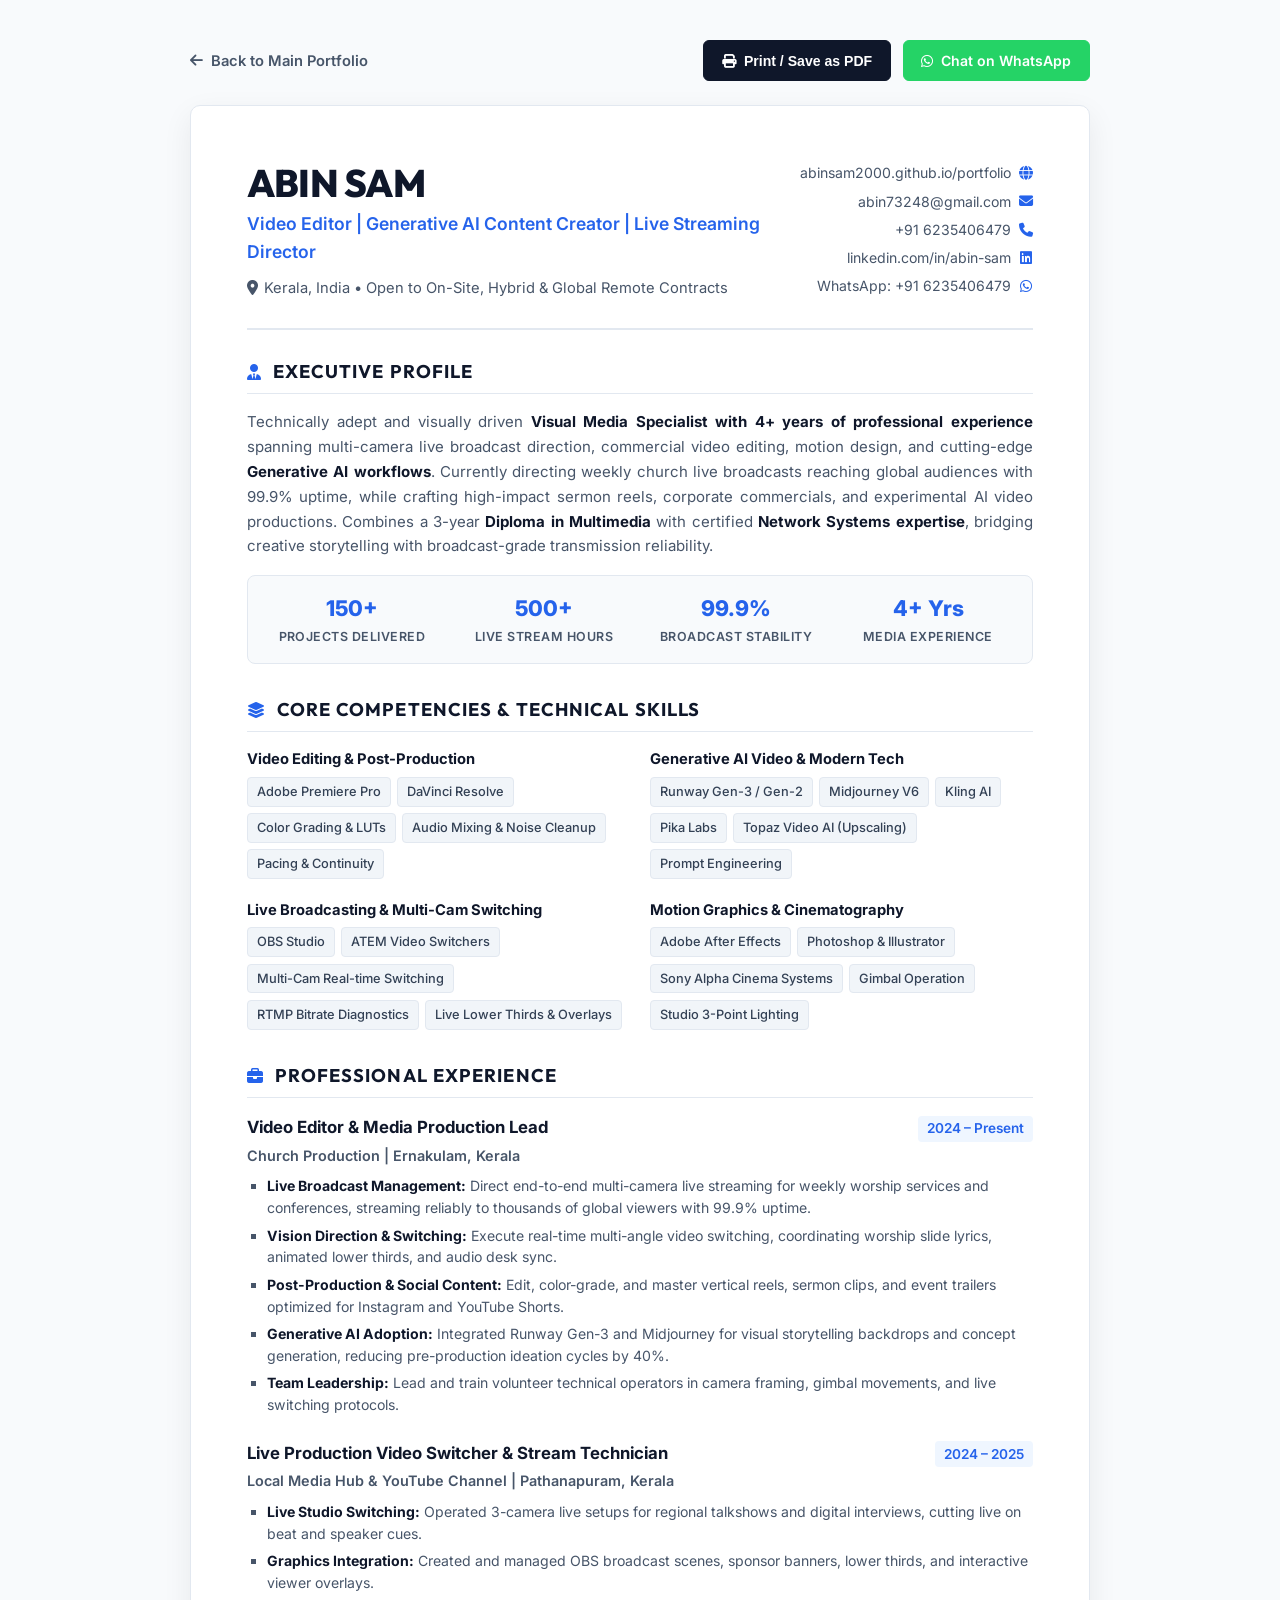
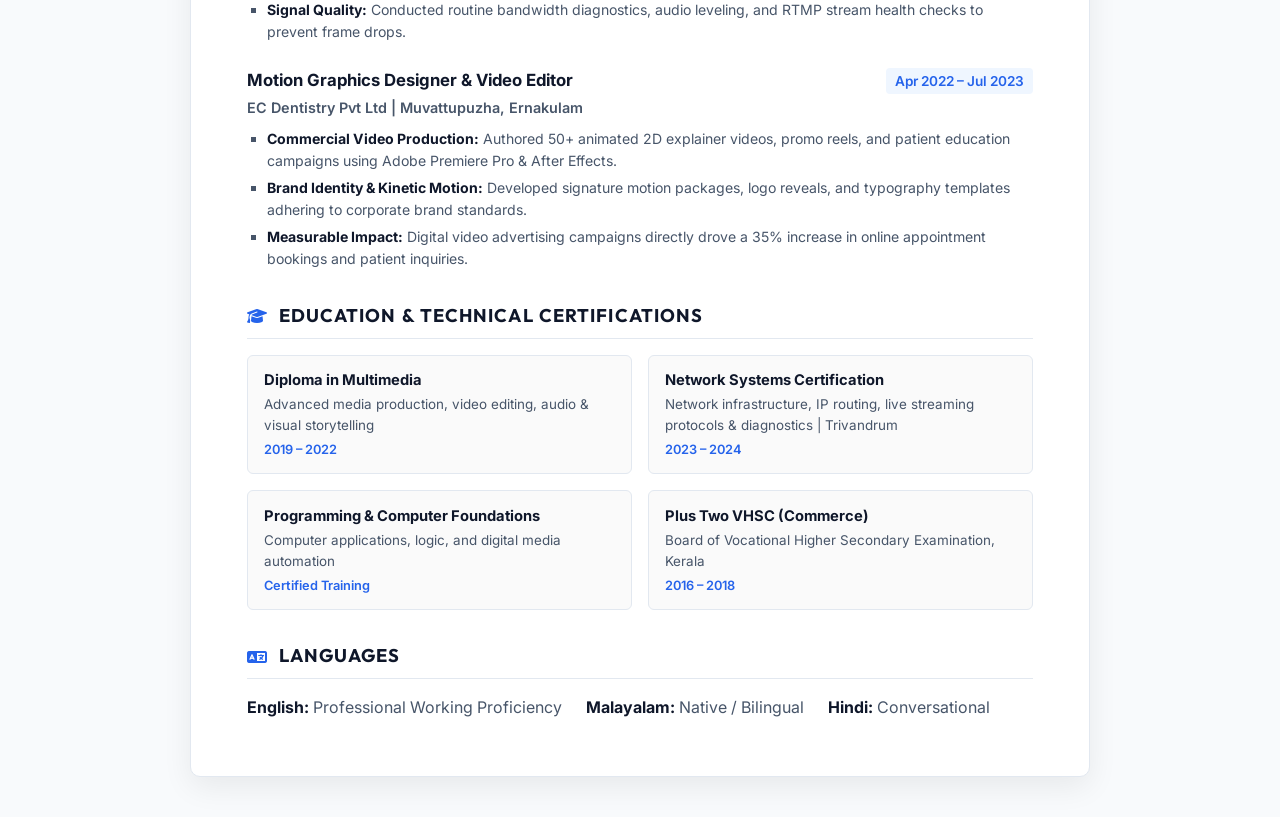
<file: cv.html>
<!DOCTYPE html>
<html lang="en">
<head>
  <meta charset="UTF-8">
  <meta name="viewport" content="width=device-width, initial-scale=1.0">
  <title>Abin Sam - Executive Curriculum Vitae | Video Editor & Live Stream Director</title>
  <meta name="description" content="Official Executive Resume / CV of Abin Sam - Video Editor, Generative AI Content Creator, and Live Streaming Director.">
  
  <!-- Favicon -->
  <link rel="icon" href="data:image/svg+xml,<svg xmlns=%22http://www.w3.org/2000/svg%22 viewBox=%220 0 100 100%22><text y=%22.9em%22 font-size=%2290%22>📄</text></svg>">

  <!-- Fonts & Icons -->
  <link rel="preconnect" href="https://fonts.googleapis.com">
  <link rel="preconnect" href="https://fonts.gstatic.com" crossorigin>
  <link href="https://fonts.googleapis.com/css2?family=Inter:wght@300;400;500;600;700;800&family=Outfit:wght@600;700;800&family=Space+Grotesk:wght@600;700&display=swap" rel="stylesheet">
  <link rel="stylesheet" href="https://cdnjs.cloudflare.com/ajax/libs/font-awesome/6.5.1/css/all.min.css">

  <style>
    :root {
      --primary: #0f172a;
      --primary-accent: #2563eb;
      --secondary: #475569;
      --text-dark: #0f172a;
      --text-muted: #64748b;
      --border-color: #e2e8f0;
      --bg-page: #f8fafc;
      --bg-paper: #ffffff;
      --tag-bg: #f1f5f9;
      --font-body: 'Inter', -apple-system, BlinkMacSystemFont, sans-serif;
      --font-head: 'Outfit', sans-serif;
    }

    * {
      box-sizing: border-box;
      margin: 0;
      padding: 0;
    }

    body {
      font-family: var(--font-body);
      background-color: var(--bg-page);
      color: var(--text-dark);
      line-height: 1.55;
      padding: 2.5rem 1rem;
      -webkit-font-smoothing: antialiased;
    }

    /* Top Toolbar (Hidden when printing) */
    .cv-top-bar {
      max-width: 900px;
      margin: 0 auto 1.5rem auto;
      display: flex;
      justify-content: space-between;
      align-items: center;
      flex-wrap: wrap;
      gap: 1rem;
    }

    .top-bar-left a {
      display: inline-flex;
      align-items: center;
      gap: 0.5rem;
      color: var(--secondary);
      text-decoration: none;
      font-size: 0.92rem;
      font-weight: 600;
      transition: color 0.2s ease;
    }

    .top-bar-left a:hover {
      color: var(--primary-accent);
    }

    .top-bar-actions {
      display: flex;
      gap: 0.75rem;
      flex-wrap: wrap;
    }

    .btn-action {
      display: inline-flex;
      align-items: center;
      gap: 0.5rem;
      padding: 0.55rem 1.1rem;
      border-radius: 6px;
      font-size: 0.88rem;
      font-weight: 600;
      text-decoration: none;
      cursor: pointer;
      border: 1px solid var(--border-color);
      transition: all 0.2s ease;
    }

    .btn-print {
      background: #0f172a;
      color: #fff;
      border-color: #0f172a;
    }

    .btn-print:hover {
      background: #1e293b;
    }

    .btn-contact {
      background: #25d366;
      color: #fff;
      border-color: #25d366;
    }

    .btn-contact:hover {
      background: #1ebd5b;
    }

    /* Main Resume Paper Container */
    .resume-container {
      max-width: 900px;
      margin: 0 auto;
      background: var(--bg-paper);
      padding: 3.5rem;
      border-radius: 10px;
      box-shadow: 0 10px 30px rgba(0, 0, 0, 0.07);
      border: 1px solid var(--border-color);
    }

    /* Header Section */
    .resume-header {
      border-bottom: 2px solid var(--border-color);
      padding-bottom: 1.75rem;
      margin-bottom: 1.75rem;
      display: flex;
      justify-content: space-between;
      align-items: flex-start;
      gap: 2rem;
    }

    .header-main h1 {
      font-family: var(--font-head);
      font-size: 2.4rem;
      font-weight: 800;
      color: var(--primary);
      letter-spacing: -0.02em;
      line-height: 1.1;
      margin-bottom: 0.35rem;
    }

    .header-title {
      font-size: 1.1rem;
      font-weight: 600;
      color: var(--primary-accent);
      margin-bottom: 0.75rem;
    }

    .header-location {
      font-size: 0.92rem;
      color: var(--secondary);
      display: flex;
      align-items: center;
      gap: 0.4rem;
    }

    .contact-details {
      display: flex;
      flex-direction: column;
      gap: 0.4rem;
      text-align: right;
      font-size: 0.88rem;
    }

    .contact-link {
      color: var(--secondary);
      text-decoration: none;
      display: inline-flex;
      align-items: center;
      justify-content: flex-end;
      gap: 0.5rem;
      transition: color 0.2s ease;
    }

    .contact-link:hover {
      color: var(--primary-accent);
    }

    .contact-link i {
      color: var(--primary-accent);
      width: 14px;
      text-align: center;
    }

    /* Section Headers */
    .resume-section {
      margin-bottom: 2rem;
    }

    .section-title {
      font-family: var(--font-head);
      font-size: 1.15rem;
      font-weight: 700;
      color: var(--primary);
      text-transform: uppercase;
      letter-spacing: 0.06em;
      display: flex;
      align-items: center;
      gap: 0.65rem;
      border-bottom: 1.5px solid var(--border-color);
      padding-bottom: 0.45rem;
      margin-bottom: 1rem;
    }

    .section-title i {
      color: var(--primary-accent);
      font-size: 1rem;
    }

    /* Summary */
    .summary-text {
      color: var(--secondary);
      font-size: 0.94rem;
      line-height: 1.65;
      text-align: justify;
    }

    .summary-text strong {
      color: var(--text-dark);
    }

    /* Skills Grid */
    .skills-grid {
      display: grid;
      grid-template-columns: repeat(2, 1fr);
      gap: 1.25rem;
    }

    .skill-block h4 {
      font-size: 0.92rem;
      font-weight: 700;
      color: var(--primary);
      margin-bottom: 0.35rem;
    }

    .skill-pills {
      display: flex;
      flex-wrap: wrap;
      gap: 0.4rem;
    }

    .pill {
      font-size: 0.8rem;
      padding: 0.25rem 0.55rem;
      background: var(--tag-bg);
      border-radius: 4px;
      color: #334155;
      font-weight: 500;
      border: 1px solid var(--border-color);
    }

    /* Experience Items */
    .exp-item {
      margin-bottom: 1.5rem;
    }

    .exp-header {
      display: flex;
      justify-content: space-between;
      align-items: baseline;
      margin-bottom: 0.2rem;
      flex-wrap: wrap;
      gap: 0.5rem;
    }

    .exp-role {
      font-size: 1.05rem;
      font-weight: 700;
      color: var(--text-dark);
    }

    .exp-date {
      font-size: 0.85rem;
      font-weight: 600;
      color: var(--primary-accent);
      background: #eff6ff;
      padding: 0.15rem 0.55rem;
      border-radius: 4px;
    }

    .exp-company {
      font-size: 0.9rem;
      font-weight: 600;
      color: var(--secondary);
      margin-bottom: 0.5rem;
    }

    .exp-bullets {
      list-style-type: square;
      padding-left: 1.25rem;
      display: flex;
      flex-direction: column;
      gap: 0.35rem;
    }

    .exp-bullets li {
      font-size: 0.88rem;
      color: var(--secondary);
      line-height: 1.55;
    }

    .exp-bullets li strong {
      color: var(--text-dark);
    }

    /* Education & Certifications */
    .edu-grid {
      display: grid;
      grid-template-columns: repeat(2, 1fr);
      gap: 1rem;
    }

    .edu-card {
      border: 1px solid var(--border-color);
      border-radius: 6px;
      padding: 0.85rem 1rem;
      background: #fafafa;
    }

    .edu-title {
      font-weight: 700;
      font-size: 0.92rem;
      color: var(--text-dark);
      margin-bottom: 0.15rem;
    }

    .edu-inst {
      font-size: 0.84rem;
      color: var(--secondary);
    }

    .edu-year {
      font-size: 0.8rem;
      color: var(--primary-accent);
      font-weight: 600;
      margin-top: 0.25rem;
    }

    /* Metrics Bar */
    .metrics-summary {
      display: grid;
      grid-template-columns: repeat(4, 1fr);
      gap: 1rem;
      background: #f8fafc;
      border: 1px solid var(--border-color);
      border-radius: 8px;
      padding: 1rem;
      margin-top: 1rem;
      text-align: center;
    }

    .metric-box h3 {
      font-size: 1.35rem;
      font-weight: 800;
      color: var(--primary-accent);
      margin-bottom: 0.1rem;
    }

    .metric-box p {
      font-size: 0.78rem;
      color: var(--secondary);
      font-weight: 600;
      text-transform: uppercase;
      letter-spacing: 0.04em;
    }

    /* Print Styles */
    @media print {
      body {
        background: #ffffff;
        padding: 0;
        color: #000;
      }
      .cv-top-bar {
        display: none !important;
      }
      .resume-container {
        max-width: 100%;
        margin: 0;
        padding: 0;
        box-shadow: none;
        border: none;
      }
      a {
        text-decoration: none !important;
        color: inherit !important;
      }
      .exp-date {
        background: none !important;
        border: 1px solid #ccc;
        color: #000 !important;
      }
      .pill {
        border: 1px solid #ccc !important;
        background: #fff !important;
      }
      .metrics-summary {
        background: #fff !important;
      }
      .section-title {
        border-bottom-color: #000 !important;
      }
    }

    @media (max-width: 768px) {
      .resume-container {
        padding: 2rem 1.5rem;
      }
      .resume-header {
        flex-direction: column;
        align-items: flex-start;
      }
      .contact-details {
        text-align: left;
      }
      .contact-link {
        justify-content: flex-start;
      }
      .skills-grid, .edu-grid, .metrics-summary {
        grid-template-columns: 1fr;
      }
    }
  </style>
</head>
<body>

  <!-- Top Toolbar -->
  <div class="cv-top-bar">
    <div class="top-bar-left">
      <a href="index.html">
        <i class="fa-solid fa-arrow-left"></i> Back to Main Portfolio
      </a>
    </div>
    <div class="top-bar-actions">
      <button onclick="window.print()" class="btn-action btn-print">
        <i class="fa-solid fa-print"></i> Print / Save as PDF
      </button>
      <a href="https://wa.me/916235406479?text=Hi%20Abin,%20I%20reviewed%20your%20CV%20and%20would%20like%20to%20discuss%20a%20role." target="_blank" class="btn-action btn-contact">
        <i class="fa-brands fa-whatsapp"></i> Chat on WhatsApp
      </a>
    </div>
  </div>

  <!-- Document Paper Container -->
  <main class="resume-container">

    <!-- Header Section -->
    <header class="resume-header">
      <div class="header-main">
        <h1>ABIN SAM</h1>
        <div class="header-title">Video Editor | Generative AI Content Creator | Live Streaming Director</div>
        <div class="header-location">
          <i class="fa-solid fa-location-dot"></i> Kerala, India &bull; Open to On-Site, Hybrid & Global Remote Contracts
        </div>
      </div>

      <div class="contact-details">
        <a href="https://abinsam2000.github.io/portfolio/" target="_blank" class="contact-link">
          <span>abinsam2000.github.io/portfolio</span> <i class="fa-solid fa-globe"></i>
        </a>
        <a href="mailto:abin73248@gmail.com" class="contact-link">
          <span>abin73248@gmail.com</span> <i class="fa-solid fa-envelope"></i>
        </a>
        <a href="tel:+916235406479" class="contact-link">
          <span>+91 6235406479</span> <i class="fa-solid fa-phone"></i>
        </a>
        <a href="https://www.linkedin.com/in/abin-sam-" target="_blank" class="contact-link">
          <span>linkedin.com/in/abin-sam</span> <i class="fa-brands fa-linkedin"></i>
        </a>
        <a href="https://wa.me/916235406479" target="_blank" class="contact-link">
          <span>WhatsApp: +91 6235406479</span> <i class="fa-brands fa-whatsapp"></i>
        </a>
      </div>
    </header>

    <!-- Executive Summary -->
    <section class="resume-section">
      <h2 class="section-title">
        <i class="fa-solid fa-user-tie"></i> Executive Profile
      </h2>
      <p class="summary-text">
        Technically adept and visually driven <strong>Visual Media Specialist with 4+ years of professional experience</strong> spanning multi-camera live broadcast direction, commercial video editing, motion design, and cutting-edge <strong>Generative AI workflows</strong>. Currently directing weekly church live broadcasts reaching global audiences with 99.9% uptime, while crafting high-impact sermon reels, corporate commercials, and experimental AI video productions. Combines a 3-year <strong>Diploma in Multimedia</strong> with certified <strong>Network Systems expertise</strong>, bridging creative storytelling with broadcast-grade transmission reliability.
      </p>

      <div class="metrics-summary">
        <div class="metric-box">
          <h3>150+</h3>
          <p>Projects Delivered</p>
        </div>
        <div class="metric-box">
          <h3>500+</h3>
          <p>Live Stream Hours</p>
        </div>
        <div class="metric-box">
          <h3>99.9%</h3>
          <p>Broadcast Stability</p>
        </div>
        <div class="metric-box">
          <h3>4+ Yrs</h3>
          <p>Media Experience</p>
        </div>
      </div>
    </section>

    <!-- Core Competencies -->
    <section class="resume-section">
      <h2 class="section-title">
        <i class="fa-solid fa-layer-group"></i> Core Competencies & Technical Skills
      </h2>
      <div class="skills-grid">
        <div class="skill-block">
          <h4>Video Editing & Post-Production</h4>
          <div class="skill-pills">
            <span class="pill">Adobe Premiere Pro</span>
            <span class="pill">DaVinci Resolve</span>
            <span class="pill">Color Grading & LUTs</span>
            <span class="pill">Audio Mixing & Noise Cleanup</span>
            <span class="pill">Pacing & Continuity</span>
          </div>
        </div>

        <div class="skill-block">
          <h4>Generative AI Video & Modern Tech</h4>
          <div class="skill-pills">
            <span class="pill">Runway Gen-3 / Gen-2</span>
            <span class="pill">Midjourney V6</span>
            <span class="pill">Kling AI</span>
            <span class="pill">Pika Labs</span>
            <span class="pill">Topaz Video AI (Upscaling)</span>
            <span class="pill">Prompt Engineering</span>
          </div>
        </div>

        <div class="skill-block">
          <h4>Live Broadcasting & Multi-Cam Switching</h4>
          <div class="skill-pills">
            <span class="pill">OBS Studio</span>
            <span class="pill">ATEM Video Switchers</span>
            <span class="pill">Multi-Cam Real-time Switching</span>
            <span class="pill">RTMP Bitrate Diagnostics</span>
            <span class="pill">Live Lower Thirds & Overlays</span>
          </div>
        </div>

        <div class="skill-block">
          <h4>Motion Graphics & Cinematography</h4>
          <div class="skill-pills">
            <span class="pill">Adobe After Effects</span>
            <span class="pill">Photoshop & Illustrator</span>
            <span class="pill">Sony Alpha Cinema Systems</span>
            <span class="pill">Gimbal Operation</span>
            <span class="pill">Studio 3-Point Lighting</span>
          </div>
        </div>
      </div>
    </section>

    <!-- Professional Experience -->
    <section class="resume-section">
      <h2 class="section-title">
        <i class="fa-solid fa-briefcase"></i> Professional Experience
      </h2>

      <!-- Role 1 -->
      <div class="exp-item">
        <div class="exp-header">
          <span class="exp-role">Video Editor & Media Production Lead</span>
          <span class="exp-date">2024 – Present</span>
        </div>
        <div class="exp-company">Church Production | Ernakulam, Kerala</div>
        <ul class="exp-bullets">
          <li><strong>Live Broadcast Management:</strong> Direct end-to-end multi-camera live streaming for weekly worship services and conferences, streaming reliably to thousands of global viewers with 99.9% uptime.</li>
          <li><strong>Vision Direction & Switching:</strong> Execute real-time multi-angle video switching, coordinating worship slide lyrics, animated lower thirds, and audio desk sync.</li>
          <li><strong>Post-Production & Social Content:</strong> Edit, color-grade, and master vertical reels, sermon clips, and event trailers optimized for Instagram and YouTube Shorts.</li>
          <li><strong>Generative AI Adoption:</strong> Integrated Runway Gen-3 and Midjourney for visual storytelling backdrops and concept generation, reducing pre-production ideation cycles by 40%.</li>
          <li><strong>Team Leadership:</strong> Lead and train volunteer technical operators in camera framing, gimbal movements, and live switching protocols.</li>
        </ul>
      </div>

      <!-- Role 2 -->
      <div class="exp-item">
        <div class="exp-header">
          <span class="exp-role">Live Production Video Switcher & Stream Technician</span>
          <span class="exp-date">2024 – 2025</span>
        </div>
        <div class="exp-company">Local Media Hub & YouTube Channel | Pathanapuram, Kerala</div>
        <ul class="exp-bullets">
          <li><strong>Live Studio Switching:</strong> Operated 3-camera live setups for regional talkshows and digital interviews, cutting live on beat and speaker cues.</li>
          <li><strong>Graphics Integration:</strong> Created and managed OBS broadcast scenes, sponsor banners, lower thirds, and interactive viewer overlays.</li>
          <li><strong>Signal Quality:</strong> Conducted routine bandwidth diagnostics, audio leveling, and RTMP stream health checks to prevent frame drops.</li>
        </ul>
      </div>

      <!-- Role 3 -->
      <div class="exp-item">
        <div class="exp-header">
          <span class="exp-role">Motion Graphics Designer & Video Editor</span>
          <span class="exp-date">Apr 2022 – Jul 2023</span>
        </div>
        <div class="exp-company">EC Dentistry Pvt Ltd | Muvattupuzha, Ernakulam</div>
        <ul class="exp-bullets">
          <li><strong>Commercial Video Production:</strong> Authored 50+ animated 2D explainer videos, promo reels, and patient education campaigns using Adobe Premiere Pro & After Effects.</li>
          <li><strong>Brand Identity & Kinetic Motion:</strong> Developed signature motion packages, logo reveals, and typography templates adhering to corporate brand standards.</li>
          <li><strong>Measurable Impact:</strong> Digital video advertising campaigns directly drove a 35% increase in online appointment bookings and patient inquiries.</li>
        </ul>
      </div>
    </section>

    <!-- Education & Training -->
    <section class="resume-section">
      <h2 class="section-title">
        <i class="fa-solid fa-graduation-cap"></i> Education & Technical Certifications
      </h2>
      <div class="edu-grid">
        <div class="edu-card">
          <div class="edu-title">Diploma in Multimedia</div>
          <div class="edu-inst">Advanced media production, video editing, audio & visual storytelling</div>
          <div class="edu-year">2019 – 2022</div>
        </div>

        <div class="edu-card">
          <div class="edu-title">Network Systems Certification</div>
          <div class="edu-inst">Network infrastructure, IP routing, live streaming protocols & diagnostics | Trivandrum</div>
          <div class="edu-year">2023 – 2024</div>
        </div>

        <div class="edu-card">
          <div class="edu-title">Programming & Computer Foundations</div>
          <div class="edu-inst">Computer applications, logic, and digital media automation</div>
          <div class="edu-year">Certified Training</div>
        </div>

        <div class="edu-card">
          <div class="edu-title">Plus Two VHSC (Commerce)</div>
          <div class="edu-inst">Board of Vocational Higher Secondary Examination, Kerala</div>
          <div class="edu-year">2016 – 2018</div>
        </div>
      </div>
    </section>

    <!-- Languages -->
    <section class="resume-section" style="margin-bottom: 0;">
      <h2 class="section-title">
        <i class="fa-solid fa-language"></i> Languages
      </h2>
      <div style="display: flex; gap: 1.5rem; flex-wrap: wrap;">
        <div><strong>English:</strong> <span style="color: var(--secondary);">Professional Working Proficiency</span></div>
        <div><strong>Malayalam:</strong> <span style="color: var(--secondary);">Native / Bilingual</span></div>
        <div><strong>Hindi:</strong> <span style="color: var(--secondary);">Conversational</span></div>
      </div>
    </section>

  </main>

</body>
</html>
</file>
